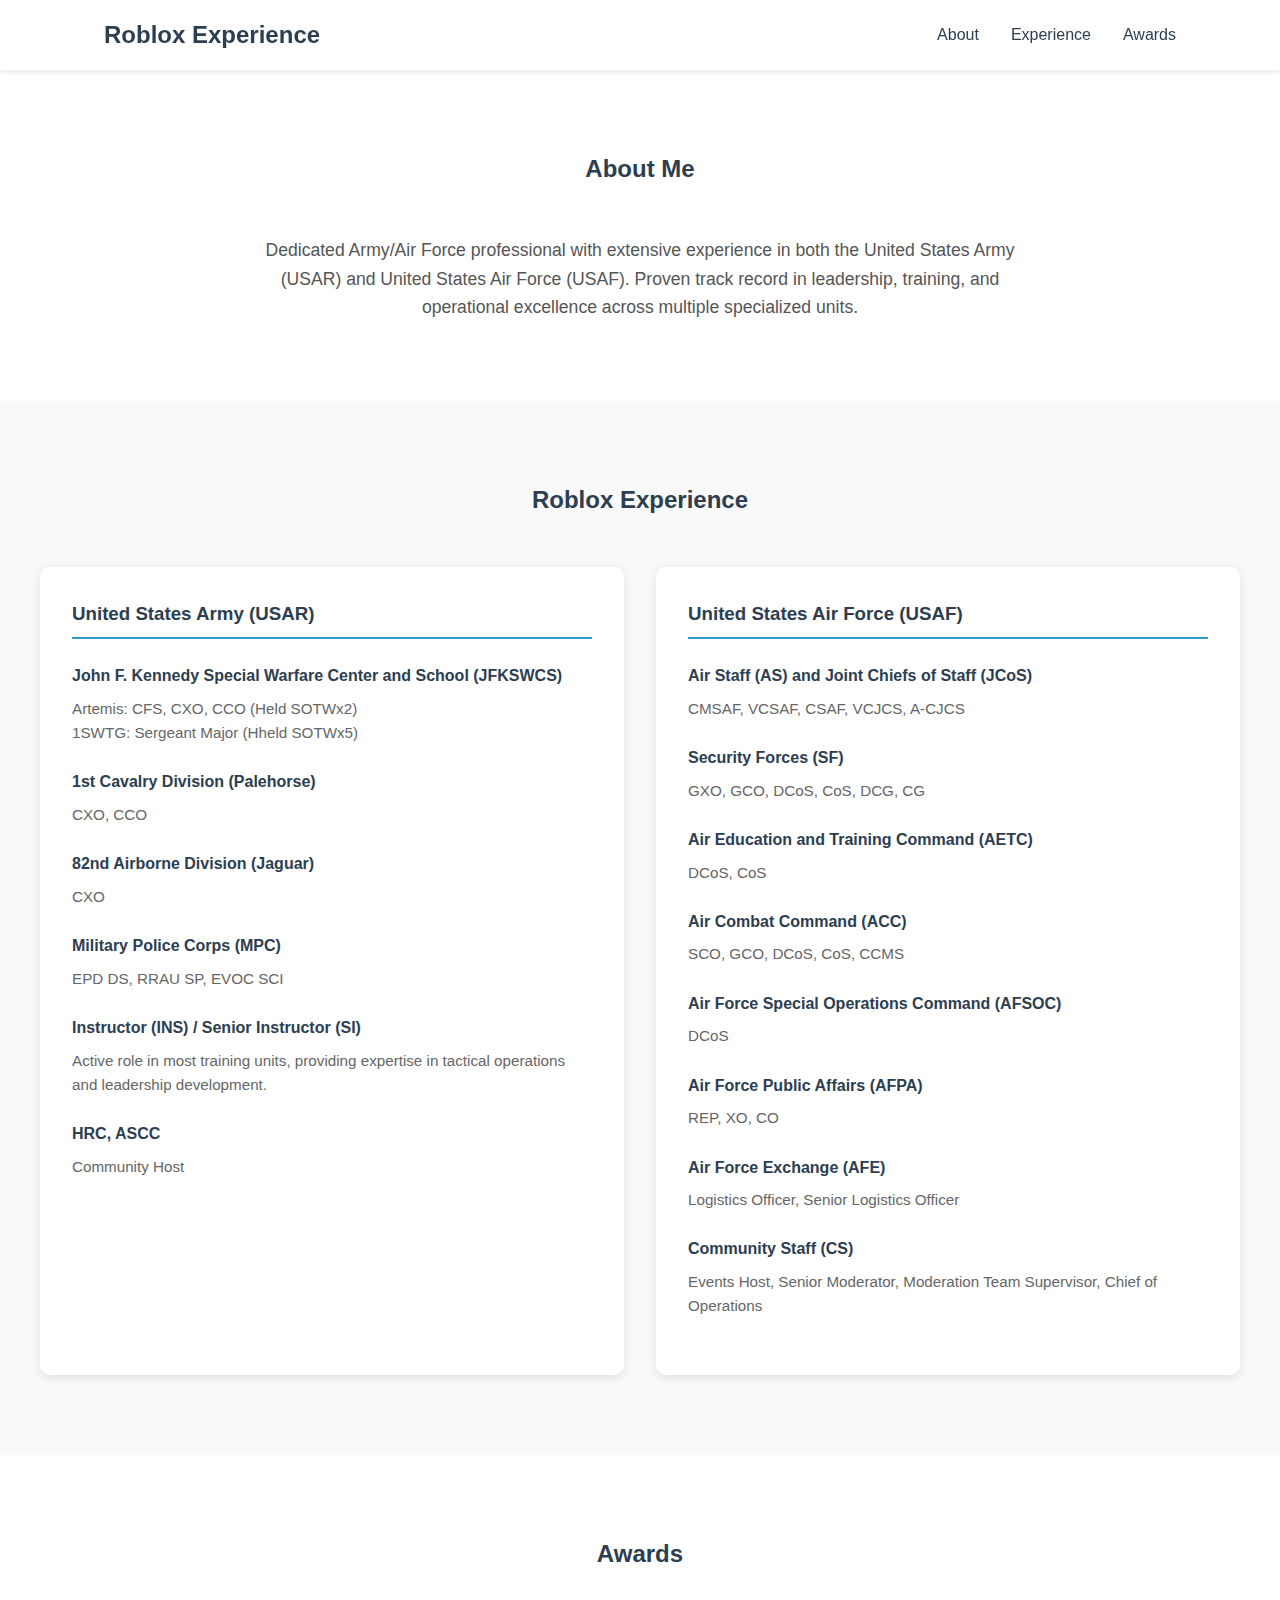
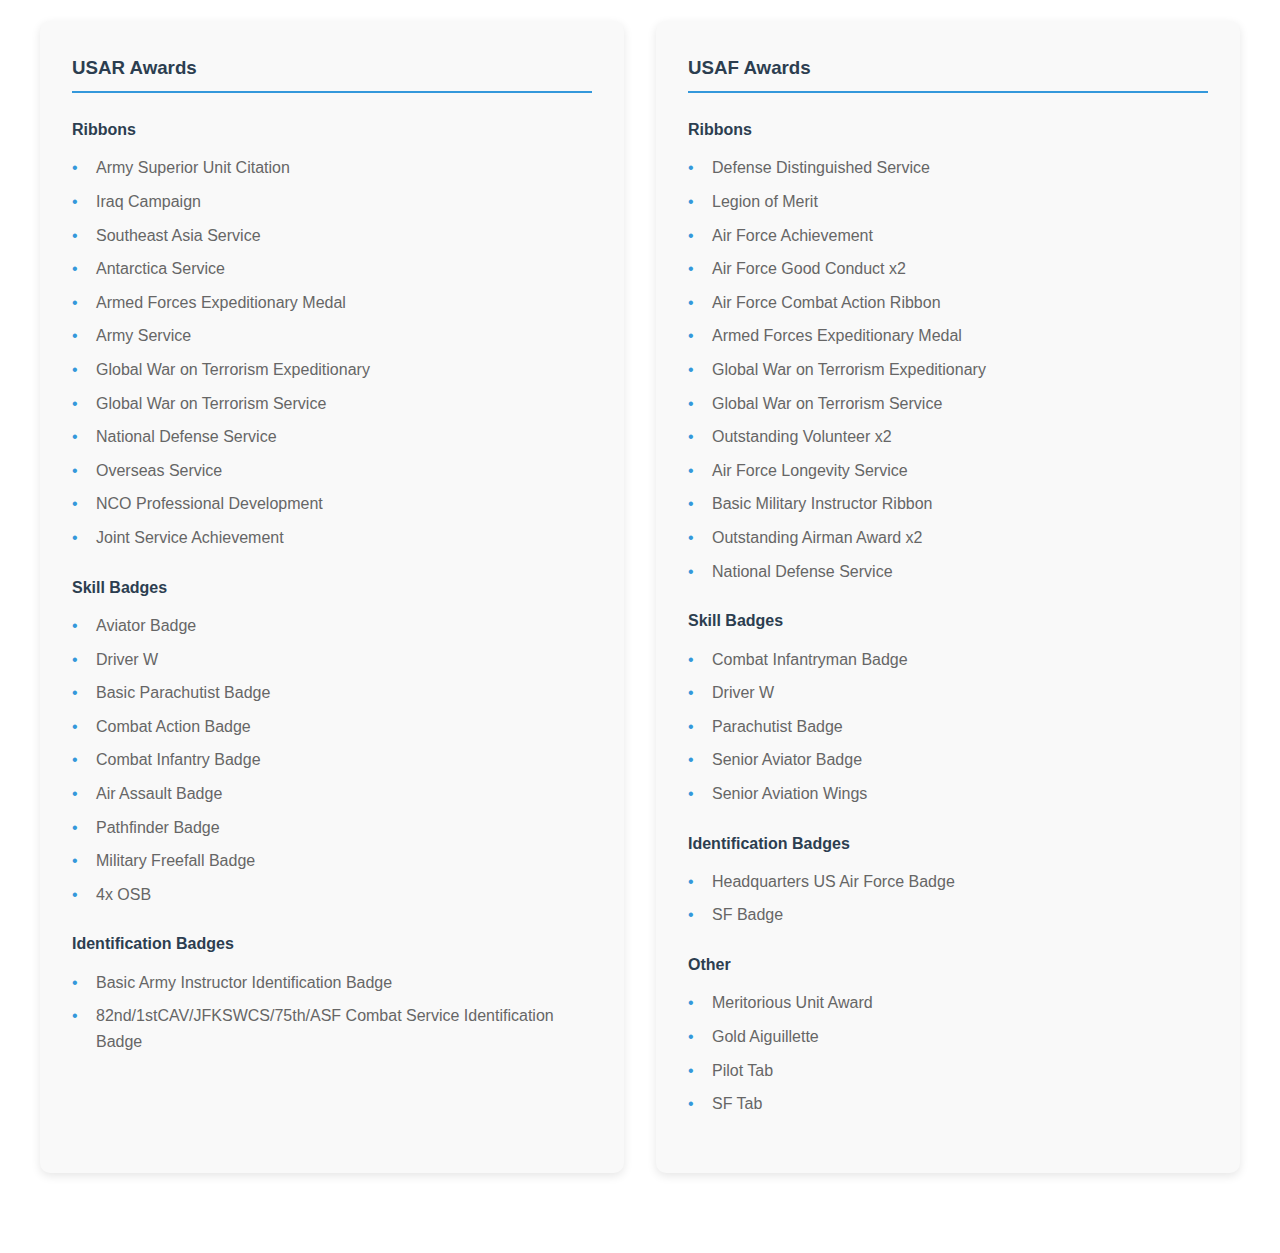
<file: index.html>
<!DOCTYPE html>
<html lang="en">
<head>
    <meta charset="UTF-8">
    <meta name="viewport" content="width=device-width, initial-scale=1.0">
    <title>Roblox Experience </title>
    <link rel="stylesheet" href="https://cdnjs.cloudflare.com/ajax/libs/font-awesome/6.0.0/css/all.min.css">
    <style>
        /* Reset and base styles */
        * {
            margin: 0;
            padding: 0;
            box-sizing: border-box;
        }

        html {
            scroll-behavior: smooth;
        }

        body {
            font-family: 'Segoe UI', Tahoma, Geneva, Verdana, sans-serif;
            line-height: 1.6;
            color: #333;
            background-color: #f5f5f5;
            padding-top: 70px;
        }

        /* Header and Navigation */
        header {
            position: fixed;
            width: 100%;
            top: 0;
            z-index: 1000;
            background-color: rgba(255, 255, 255, 0.95);
            box-shadow: 0 2px 5px rgba(0, 0, 0, 0.1);
        }

        nav {
            display: flex;
            justify-content: space-between;
            align-items: center;
            padding: 1rem 5%;
            max-width: 1200px;
            margin: 0 auto;
        }

        .logo {
            font-size: 1.5rem;
            font-weight: bold;
            color: #2c3e50;
        }

        .nav-links {
            display: flex;
            list-style: none;
        }

        .nav-links li {
            margin-left: 2rem;
        }

        .nav-links a {
            text-decoration: none;
            color: #2c3e50;
            font-weight: 500;
            transition: color 0.3s ease;
        }

        .nav-links a:hover {
            color: #3498db;
        }

        .burger {
            display: none;
            cursor: pointer;
        }

        .burger div {
            width: 25px;
            height: 3px;
            background-color: #2c3e50;
            margin: 5px;
            transition: all 0.3s ease;
        }

        /* About Section */
        .about {
            padding: 5rem 1rem;
            background-color: white;
        }

        .about h2 {
            text-align: center;
            margin-bottom: 3rem;
            color: #2c3e50;
        }

        .about-content {
            max-width: 1200px;
            margin: 0 auto;
        }

        .about-text {
            text-align: center;
            max-width: 800px;
            margin: 0 auto;
            font-size: 1.1rem;
            color: #555;
        }

        /* Experience Section */
        .experience {
            padding: 5rem 1rem;
            background-color: #f9f9f9;
        }

        .experience h2 {
            text-align: center;
            margin-bottom: 3rem;
            color: #2c3e50;
        }

        .experience-grid {
            display: grid;
            grid-template-columns: repeat(auto-fit, minmax(300px, 1fr));
            gap: 2rem;
            max-width: 1200px;
            margin: 0 auto;
        }

        .experience-card {
            background-color: white;
            border-radius: 10px;
            padding: 2rem;
            box-shadow: 0 3px 10px rgba(0, 0, 0, 0.1);
        }

        .experience-card h3 {
            color: #2c3e50;
            margin-bottom: 1.5rem;
            padding-bottom: 0.5rem;
            border-bottom: 2px solid #3498db;
        }

        .experience-card h3 a {
            color: #2c3e50;
            text-decoration: none;
            transition: color 0.3s ease;
        }

        .experience-card h3 a:hover {
            color: #3498db;
        }

        .unit {
            margin-bottom: 1.5rem;
        }

        .unit h4 {
            color: #2c3e50;
            margin-bottom: 0.5rem;
        }

        .unit p {
            color: #666;
            font-size: 0.95rem;
        }

        /* Awards Section */
        .awards {
            padding: 5rem 1rem;
            background-color: white;
        }

        .awards h2 {
            text-align: center;
            margin-bottom: 3rem;
            color: #2c3e50;
        }

        .awards-grid {
            display: grid;
            grid-template-columns: repeat(auto-fit, minmax(300px, 1fr));
            gap: 2rem;
            max-width: 1200px;
            margin: 0 auto;
        }

        .awards-card {
            background-color: #f9f9f9;
            border-radius: 10px;
            padding: 2rem;
            box-shadow: 0 3px 10px rgba(0, 0, 0, 0.1);
        }

        .awards-card h3 {
            color: #2c3e50;
            margin-bottom: 1.5rem;
            padding-bottom: 0.5rem;
            border-bottom: 2px solid #3498db;
        }

        .award-category {
            margin-bottom: 1.5rem;
        }

        .award-category h4 {
            color: #2c3e50;
            margin-bottom: 0.8rem;
        }

        .award-category ul {
            list-style: none;
        }

        .award-category ul li {
            color: #666;
            margin-bottom: 0.5rem;
            padding-left: 1.5rem;
            position: relative;
        }

        .award-category ul li::before {
            content: "•";
            color: #3498db;
            position: absolute;
            left: 0;
        }

        /* Responsive Design */
        @media screen and (max-width: 768px) {
            .nav-links {
                position: fixed;
                right: -100%;
                top: 70px;
                height: calc(100vh - 70px);
                background-color: rgba(255, 255, 255, 0.95);
                flex-direction: column;
                width: 100%;
                text-align: center;
                transition: right 0.5s ease;
            }

            .nav-links.active {
                right: 0;
            }

            .nav-links li {
                margin: 2rem 0;
            }

            .burger {
                display: block;
            }

            .experience-grid,
            .awards-grid {
                grid-template-columns: 1fr;
            }
        }

        /* Animations */
        @keyframes fadeIn {
            from {
                opacity: 0;
                transform: translateY(20px);
            }
            to {
                opacity: 1;
                transform: translateY(0);
            }
        }

        .about-content,
        .experience-grid,
        .awards-grid {
            animation: fadeIn 1s ease-out;
        }

        /* Active Navigation Link */
        .nav-links a.active {
            color: #3498db;
            font-weight: bold;
        }
    </style>
</head>
<body>
    <header>
        <nav>
            <div class="logo">Roblox Experience</div>
            <ul class="nav-links">
                <li><a href="#about">About</a></li>
                <li><a href="#experience">Experience</a></li>
                <li><a href="#awards">Awards</a></li>
            </ul>
            <div class="burger">
                <div class="line1"></div>
                <div class="line2"></div>
                <div class="line3"></div>
            </div>
        </nav>
    </header>

    <main>
        <section id="about" class="about">
            <h2>About Me</h2>
            <div class="about-content">
                <div class="about-text">
                    <p>Dedicated Army/Air Force professional with extensive experience in both the United States Army (USAR) and United States Air Force (USAF). Proven track record in leadership, training, and operational excellence across multiple specialized units.</p>
                </div>
            </div>
        </section>

        <section id="experience" class="experience">
            <h2>Roblox Experience</h2>
            <div class="experience-grid">
                <div class="experience-card">
                    <h3><a href="https://discord.gg/BCEwJMqAyj">United States Army (USAR)</a></h3>
                    <div class="experience-content">
<div class="unit">
                            <h4>John F. Kennedy Special Warfare Center and School (JFKSWCS)</h4>
                            <p>Artemis: CFS, CXO, CCO (Held SOTWx2)</p>
                            <p>1SWTG: Sergeant Major (Hheld SOTWx5)</p>
                        </div>
                        <div class="unit">
                            <h4>1st Cavalry Division (Palehorse)</h4>
                            <p>CXO, CCO</p>
                        </div>
                        <div class="unit">
                            <h4>82nd Airborne Division (Jaguar)</h4>
                            <p>CXO</p>
                        </div>
                        <div class="unit">
                            <h4>Military Police Corps (MPC)</h4>
                            <p>EPD DS, RRAU SP, EVOC SCI</p>
                        </div>
                        <div class="unit">
                            <h4>Instructor (INS) / Senior Instructor (SI)</h4>
                            <p>Active role in most training units, providing expertise in tactical operations and leadership development.</p>
                        </div>
                        <div class="unit">
                            <h4>HRC, ASCC</h4>
                            <p>Community Host</p>
                        </div>
                    </div>
                </div>

                <div class="experience-card">
                    <h3><a href="https://discord.gg/Gek24gyBTS">United States Air Force (USAF)</a></h3>
                    <div class="experience-content">
<div class="unit">
                            <h4>Air Staff (AS) and Joint Chiefs of Staff (JCoS)</h4>
                            <p>CMSAF, VCSAF, CSAF, VCJCS, A-CJCS</p>
                        </div>
                        <div class="unit">
                            <h4>Security Forces (SF)</h4>
                            <p>GXO, GCO, DCoS, CoS, DCG, CG</p>
                        </div>
                        <div class="unit">
                            <h4>Air Education and Training Command (AETC)</h4>
                            <p>DCoS, CoS</p>
                        </div>
                        <div class="unit">
                            <h4>Air Combat Command (ACC)</h4>
                            <p>SCO, GCO, DCoS, CoS, CCMS</p>
                        </div>
                        <div class="unit">
                            <h4>Air Force Special Operations Command (AFSOC)</h4>
                            <p>DCoS</p>
                        </div>
                        <div class="unit">
                            <h4>Air Force Public Affairs (AFPA)</h4>
                            <p>REP, XO, CO</p>
                        </div>
                        <div class="unit">
                            <h4>Air Force Exchange (AFE)</h4>
                            <p>Logistics Officer, Senior Logistics Officer</p>
                        </div>
                        <div class="unit">
                            <h4>Community Staff (CS)</h4>
                            <p>Events Host, Senior Moderator, Moderation Team Supervisor, Chief of Operations</p>
                        </div>
                        
                    </div>
                </div>
            </div>
        </section>

        <section id="awards" class="awards">
            <h2>Awards</h2>
            <div class="awards-grid">
                
                <div class="awards-card">
                    <h3>USAR Awards</h3>
                    <div class="awards-content">
                        <div class="award-category">
                            <h4>Ribbons</h4>
                            <ul>
                                <li>Army Superior Unit Citation</li>
                                <li>Iraq Campaign</li>
                                <li>Southeast Asia Service</li>
                                <li>Antarctica Service</li>
                                <li>Armed Forces Expeditionary Medal</li>
                                <li>Army Service</li>
                                <li>Global War on Terrorism Expeditionary</li>
                                <li>Global War on Terrorism Service</li>
                                <li>National Defense Service</li>
                                <li>Overseas Service</li>
                                <li>NCO Professional Development</li>
                                <li>Joint Service Achievement</li>
                            </ul>
                        </div>
                        <div class="award-category">
                            <h4>Skill Badges</h4>
                            <ul>
                                <li>Aviator Badge</li>
                                <li>Driver W</li>
                                <li>Basic Parachutist Badge</li>
                                <li>Combat Action Badge</li>
                                <li>Combat Infantry Badge</li>
                                <li>Air Assault Badge</li>
                                <li>Pathfinder Badge</li>
                                <li>Military Freefall Badge</li>
                                <li>4x OSB</li>
                            </ul>
                        </div>
                        <div class="award-category">
                            <h4>Identification Badges</h4>
                            <ul>
                                <li>Basic Army Instructor Identification Badge</li>
                                <li>82nd/1stCAV/JFKSWCS/75th/ASF Combat Service Identification Badge</li>
                            </ul>
                        </div>
                    </div>
                </div>
<div class="awards-card">
                    <h3>USAF Awards</h3>
                    <div class="awards-content">
                        <div class="award-category">
                            <h4>Ribbons</h4>
                            <ul>
                                <li>Defense Distinguished Service</li>
                                <li>Legion of Merit</li>
                                <li>Air Force Achievement</li>
                                <li>Air Force Good Conduct x2</li>
                                <li>Air Force Combat Action Ribbon</li>
                                <li>Armed Forces Expeditionary Medal</li>
                                <li>Global War on Terrorism Expeditionary</li>
                                <li>Global War on Terrorism Service</li>
                                <li>Outstanding Volunteer x2 </li>
                                <li>Air Force Longevity Service</li>
                                <li>Basic Military Instructor Ribbon</li>
                                <li>Outstanding Airman Award x2 </li>
                                <li>National Defense Service</li>
                            </ul>
                        </div>
                        <div class="award-category">
                            <h4>Skill Badges</h4>
                            <ul>
                                <li>Combat Infantryman Badge</li>
                                <li>Driver W</li>
                                <li>Parachutist Badge</li>
                                <li>Senior Aviator Badge</li>
                                <li>Senior Aviation Wings</li>
                            </ul>
                        </div>
                        <div class="award-category">
                            <h4>Identification Badges</h4>
                            <ul>
                                <li>Headquarters US Air Force Badge</li>
                                <li>SF Badge</li>
                            </ul>
                        </div>
                        <div class="award-category">
                            <h4>Other</h4>
                            <ul>
                                <li>Meritorious Unit Award</li>
                                <li>Gold Aiguillette</li>
                                <li>Pilot Tab</li>
                                <li>SF Tab</li>
                            </ul>
                        </div>
                    </div>
                </div>

            </div>
        </section>
    </main>

    <script>
        // Mobile menu toggle
        const burger = document.querySelector('.burger');
        const nav = document.querySelector('.nav-links');
        const navLinks = document.querySelectorAll('.nav-links li');

        burger.addEventListener('click', () => {
            // Toggle navigation
            nav.classList.toggle('active');

            // Animate links
            navLinks.forEach((link, index) => {
                if (link.style.animation) {
                    link.style.animation = '';
                } else {
                    link.style.animation = `navLinkFade 0.5s ease forwards ${index / 7 + 0.3}s`;
                }
            });
        });

        // Close mobile menu when clicking a link
        navLinks.forEach(link => {
            link.addEventListener('click', () => {
                nav.classList.remove('active');
            });
        });

        // Add active class to navigation links based on scroll position
        const sections = document.querySelectorAll('section');
        const navItems = document.querySelectorAll('.nav-links a');

        window.addEventListener('scroll', () => {
            let current = '';

            sections.forEach(section => {
                const sectionTop = section.offsetTop;
                const sectionHeight = section.clientHeight;

                if (pageYOffset >= sectionTop - 60) {
                    current = section.getAttribute('id');
                }
            });

            navItems.forEach(item => {
                item.classList.remove('active');
                if (item.getAttribute('href').slice(1) === current) {
                    item.classList.add('active');
                }
            });
        });
    </script>
</body>
</html>
</file>
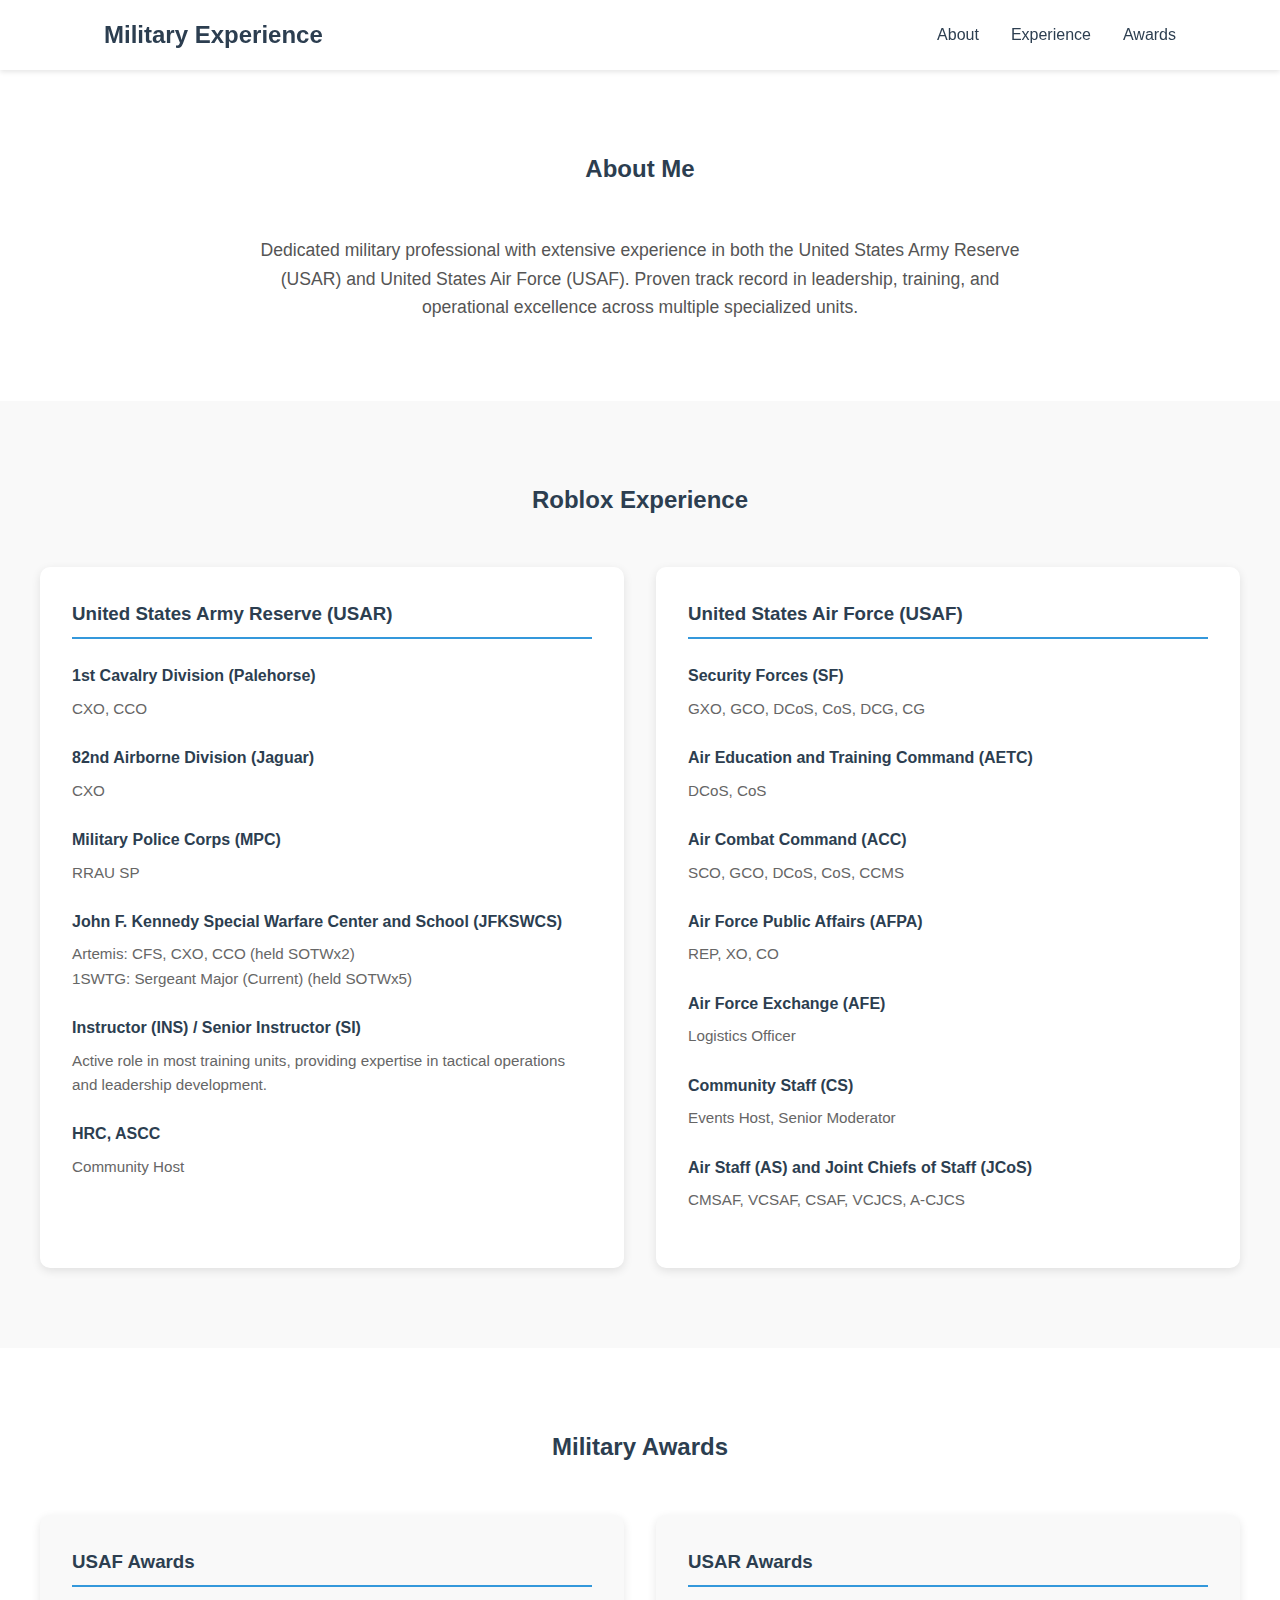
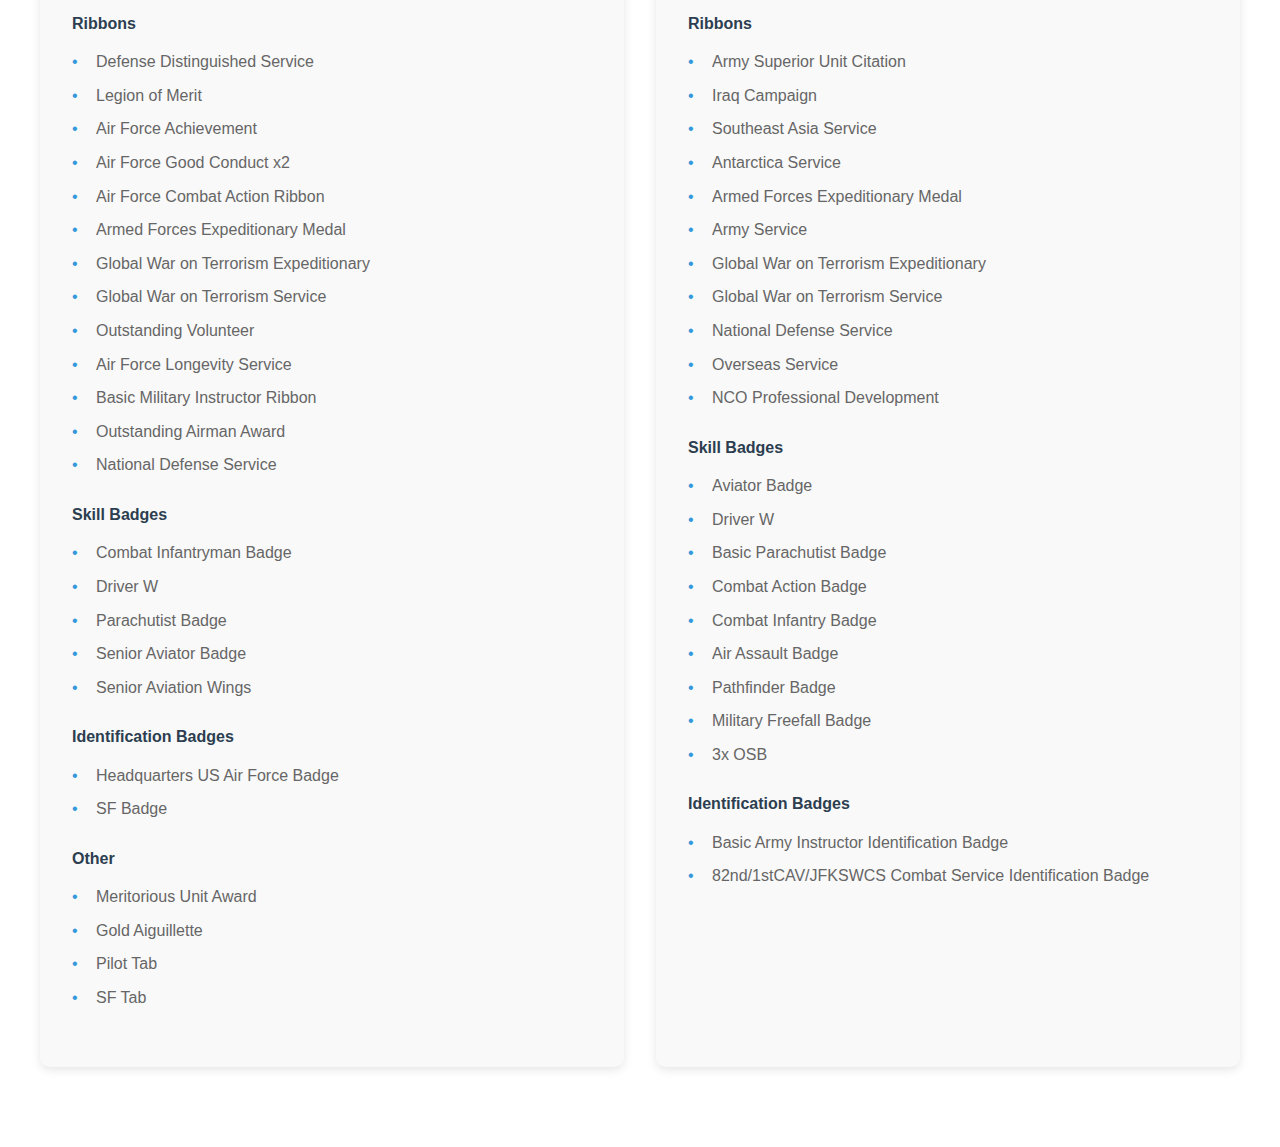
<file: USAR Experience/index.html>
<!DOCTYPE html>
<html lang="en">
<head>
    <meta charset="UTF-8">
    <meta name="viewport" content="width=device-width, initial-scale=1.0">
    <title>Military Experience Portfolio</title>
    <link rel="stylesheet" href="styles.css">
    <link rel="stylesheet" href="https://cdnjs.cloudflare.com/ajax/libs/font-awesome/6.0.0/css/all.min.css">
</head>
<body>
    <header>
        <nav>
            <div class="logo">Military Experience</div>
            <ul class="nav-links">
                <li><a href="#about">About</a></li>
                <li><a href="#experience">Experience</a></li>
                <li><a href="#awards">Awards</a></li>
            </ul>
            <div class="burger">
                <div class="line1"></div>
                <div class="line2"></div>
                <div class="line3"></div>
            </div>
        </nav>
    </header>

    <main>
        <section id="about" class="about">
            <h2>About Me</h2>
            <div class="about-content">
                <div class="about-text">
                    <p>Dedicated military professional with extensive experience in both the United States Army Reserve (USAR) and United States Air Force (USAF). Proven track record in leadership, training, and operational excellence across multiple specialized units.</p>
                </div>
            </div>
        </section>

        <section id="experience" class="experience">
            <h2>Roblox Experience</h2>
            <div class="experience-grid">
                <div class="experience-card">
                    <h3><a href="https://discord.gg/BCEwJMqAyj">United States Army Reserve (USAR)</a></h3>
                    <div class="experience-content">
                        <div class="unit">
                            <h4>1st Cavalry Division (Palehorse)</h4>
                            <p>CXO, CCO</p>
                        </div>
                        <div class="unit">
                            <h4>82nd Airborne Division (Jaguar)</h4>
                            <p>CXO</p>
                        </div>
                        <div class="unit">
                            <h4>Military Police Corps (MPC)</h4>
                            <p>RRAU SP</p>
                        </div>
                        <div class="unit">
                            <h4>John F. Kennedy Special Warfare Center and School (JFKSWCS)</h4>
                            <p>Artemis: CFS, CXO, CCO (held SOTWx2)</p>
                            <p>1SWTG: Sergeant Major (Current) (held SOTWx5)</p>
                        </div>
                        <div class="unit">
                            <h4>Instructor (INS) / Senior Instructor (SI)</h4>
                            <p>Active role in most training units, providing expertise in tactical operations and leadership development.</p>
                        </div>
                        <div class="unit">
                            <h4>HRC, ASCC</h4>
                            <p>Community Host</p>
                        </div>
                    </div>
                </div>

                <div class="experience-card">
                    <h3><a href="https://discord.gg/Gek24gyBTS">United States Air Force (USAF)</a></h3>
                    <div class="experience-content">
                        <div class="unit">
                            <h4>Security Forces (SF)</h4>
                            <p>GXO, GCO, DCoS, CoS, DCG, CG</p>
                        </div>
                        <div class="unit">
                            <h4>Air Education and Training Command (AETC)</h4>
                            <p>DCoS, CoS</p>
                        </div>
                        <div class="unit">
                            <h4>Air Combat Command (ACC)</h4>
                            <p>SCO, GCO, DCoS, CoS, CCMS</p>
                        </div>
                        <div class="unit">
                            <h4>Air Force Public Affairs (AFPA)</h4>
                            <p>REP, XO, CO</p>
                        </div>
                        <div class="unit">
                            <h4>Air Force Exchange (AFE)</h4>
                            <p>Logistics Officer</p>
                        </div>
                        <div class="unit">
                            <h4>Community Staff (CS)</h4>
                            <p>Events Host, Senior Moderator</p>
                        </div>
                        <div class="unit">
                            <h4>Air Staff (AS) and Joint Chiefs of Staff (JCoS)</h4>
                            <p>CMSAF, VCSAF, CSAF, VCJCS, A-CJCS</p>
                        </div>
                    </div>
                </div>
            </div>
        </section>

        <section id="awards" class="awards">
            <h2>Military Awards</h2>
            <div class="awards-grid">
                <div class="awards-card">
                    <h3>USAF Awards</h3>
                    <div class="awards-content">
                        <div class="award-category">
                            <h4>Ribbons</h4>
                            <ul>
                                <li>Defense Distinguished Service</li>
                                <li>Legion of Merit</li>
                                <li>Air Force Achievement</li>
                                <li>Air Force Good Conduct x2</li>
                                <li>Air Force Combat Action Ribbon</li>
                                <li>Armed Forces Expeditionary Medal</li>
                                <li>Global War on Terrorism Expeditionary</li>
                                <li>Global War on Terrorism Service</li>
                                <li>Outstanding Volunteer</li>
                                <li>Air Force Longevity Service</li>
                                <li>Basic Military Instructor Ribbon</li>
                                <li>Outstanding Airman Award</li>
                                <li>National Defense Service</li>
                            </ul>
                        </div>
                        <div class="award-category">
                            <h4>Skill Badges</h4>
                            <ul>
                                <li>Combat Infantryman Badge</li>
                                <li>Driver W</li>
                                <li>Parachutist Badge</li>
                                <li>Senior Aviator Badge</li>
                                <li>Senior Aviation Wings</li>
                            </ul>
                        </div>
                        <div class="award-category">
                            <h4>Identification Badges</h4>
                            <ul>
                                <li>Headquarters US Air Force Badge</li>
                                <li>SF Badge</li>
                            </ul>
                        </div>
                        <div class="award-category">
                            <h4>Other</h4>
                            <ul>
                                <li>Meritorious Unit Award</li>
                                <li>Gold Aiguillette</li>
                                <li>Pilot Tab</li>
                                <li>SF Tab</li>
                            </ul>
                        </div>
                    </div>
                </div>

                <div class="awards-card">
                    <h3>USAR Awards</h3>
                    <div class="awards-content">
                        <div class="award-category">
                            <h4>Ribbons</h4>
                            <ul>
                                <li>Army Superior Unit Citation</li>
                                <li>Iraq Campaign</li>
                                <li>Southeast Asia Service</li>
                                <li>Antarctica Service</li>
                                <li>Armed Forces Expeditionary Medal</li>
                                <li>Army Service</li>
                                <li>Global War on Terrorism Expeditionary</li>
                                <li>Global War on Terrorism Service</li>
                                <li>National Defense Service</li>
                                <li>Overseas Service</li>
                                <li>NCO Professional Development</li>
                            </ul>
                        </div>
                        <div class="award-category">
                            <h4>Skill Badges</h4>
                            <ul>
                                <li>Aviator Badge</li>
                                <li>Driver W</li>
                                <li>Basic Parachutist Badge</li>
                                <li>Combat Action Badge</li>
                                <li>Combat Infantry Badge</li>
                                <li>Air Assault Badge</li>
                                <li>Pathfinder Badge</li>
                                <li>Military Freefall Badge</li>
                                <li>3x OSB</li>
                            </ul>
                        </div>
                        <div class="award-category">
                            <h4>Identification Badges</h4>
                            <ul>
                                <li>Basic Army Instructor Identification Badge</li>
                                <li>82nd/1stCAV/JFKSWCS Combat Service Identification Badge</li>
                            </ul>
                        </div>
                    </div>
                </div>
            </div>
        </section>
    </main>

    <script src="script.js"></script>
</body>
</html>
</file>
<file: USAR Experience/styles.css>
/* Reset and base styles */
* {
    margin: 0;
    padding: 0;
    box-sizing: border-box;
}

html {
    scroll-behavior: smooth;
}

body {
    font-family: 'Segoe UI', Tahoma, Geneva, Verdana, sans-serif;
    line-height: 1.6;
    color: #333;
    background-color: #f5f5f5;
    padding-top: 70px; /* Add padding to account for fixed header */
}

/* Header and Navigation */
header {
    position: fixed;
    width: 100%;
    top: 0;
    z-index: 1000;
    background-color: rgba(255, 255, 255, 0.95);
    box-shadow: 0 2px 5px rgba(0, 0, 0, 0.1);
}

nav {
    display: flex;
    justify-content: space-between;
    align-items: center;
    padding: 1rem 5%;
    max-width: 1200px;
    margin: 0 auto;
}

.logo {
    font-size: 1.5rem;
    font-weight: bold;
    color: #2c3e50;
}

.nav-links {
    display: flex;
    list-style: none;
}

.nav-links li {
    margin-left: 2rem;
}

.nav-links a {
    text-decoration: none;
    color: #2c3e50;
    font-weight: 500;
    transition: color 0.3s ease;
}

.nav-links a:hover {
    color: #3498db;
}

.burger {
    display: none;
    cursor: pointer;
}

.burger div {
    width: 25px;
    height: 3px;
    background-color: #2c3e50;
    margin: 5px;
    transition: all 0.3s ease;
}

/* About Section */
.about {
    padding: 5rem 1rem;
    background-color: white;
}

.about h2 {
    text-align: center;
    margin-bottom: 3rem;
    color: #2c3e50;
}

.about-content {
    max-width: 1200px;
    margin: 0 auto;
}

.about-text {
    text-align: center;
    max-width: 800px;
    margin: 0 auto;
    font-size: 1.1rem;
    color: #555;
}

/* Experience Section */
.experience {
    padding: 5rem 1rem;
    background-color: #f9f9f9;
}

.experience h2 {
    text-align: center;
    margin-bottom: 3rem;
    color: #2c3e50;
}

.experience-grid {
    display: grid;
    grid-template-columns: repeat(auto-fit, minmax(300px, 1fr));
    gap: 2rem;
    max-width: 1200px;
    margin: 0 auto;
}

.experience-card {
    background-color: white;
    border-radius: 10px;
    padding: 2rem;
    box-shadow: 0 3px 10px rgba(0, 0, 0, 0.1);
}

.experience-card h3 {
    color: #2c3e50;
    margin-bottom: 1.5rem;
    padding-bottom: 0.5rem;
    border-bottom: 2px solid #3498db;
}

.experience-card h3 a {
    color: #2c3e50;
    text-decoration: none;
    transition: color 0.3s ease;
}

.experience-card h3 a:hover {
    color: #3498db;
}

.unit {
    margin-bottom: 1.5rem;
}

.unit h4 {
    color: #2c3e50;
    margin-bottom: 0.5rem;
}

.unit p {
    color: #666;
    font-size: 0.95rem;
}

/* Awards Section */
.awards {
    padding: 5rem 1rem;
    background-color: white;
}

.awards h2 {
    text-align: center;
    margin-bottom: 3rem;
    color: #2c3e50;
}

.awards-grid {
    display: grid;
    grid-template-columns: repeat(auto-fit, minmax(300px, 1fr));
    gap: 2rem;
    max-width: 1200px;
    margin: 0 auto;
}

.awards-card {
    background-color: #f9f9f9;
    border-radius: 10px;
    padding: 2rem;
    box-shadow: 0 3px 10px rgba(0, 0, 0, 0.1);
}

.awards-card h3 {
    color: #2c3e50;
    margin-bottom: 1.5rem;
    padding-bottom: 0.5rem;
    border-bottom: 2px solid #3498db;
}

.award-category {
    margin-bottom: 1.5rem;
}

.award-category h4 {
    color: #2c3e50;
    margin-bottom: 0.8rem;
}

.award-category ul {
    list-style: none;
}

.award-category ul li {
    color: #666;
    margin-bottom: 0.5rem;
    padding-left: 1.5rem;
    position: relative;
}

.award-category ul li::before {
    content: "•";
    color: #3498db;
    position: absolute;
    left: 0;
}

/* Responsive Design */
@media screen and (max-width: 768px) {
    .nav-links {
        position: fixed;
        right: -100%;
        top: 70px;
        height: calc(100vh - 70px);
        background-color: rgba(255, 255, 255, 0.95);
        flex-direction: column;
        width: 100%;
        text-align: center;
        transition: right 0.5s ease;
    }

    .nav-links.active {
        right: 0;
    }

    .nav-links li {
        margin: 2rem 0;
    }

    .burger {
        display: block;
    }

    .experience-grid,
    .awards-grid {
        grid-template-columns: 1fr;
    }
}

/* Animations */
@keyframes fadeIn {
    from {
        opacity: 0;
        transform: translateY(20px);
    }
    to {
        opacity: 1;
        transform: translateY(0);
    }
}

.about-content,
.experience-grid,
.awards-grid {
    animation: fadeIn 1s ease-out;
}

/* Active Navigation Link */
.nav-links a.active {
    color: #3498db;
    font-weight: bold;
}
</file>
